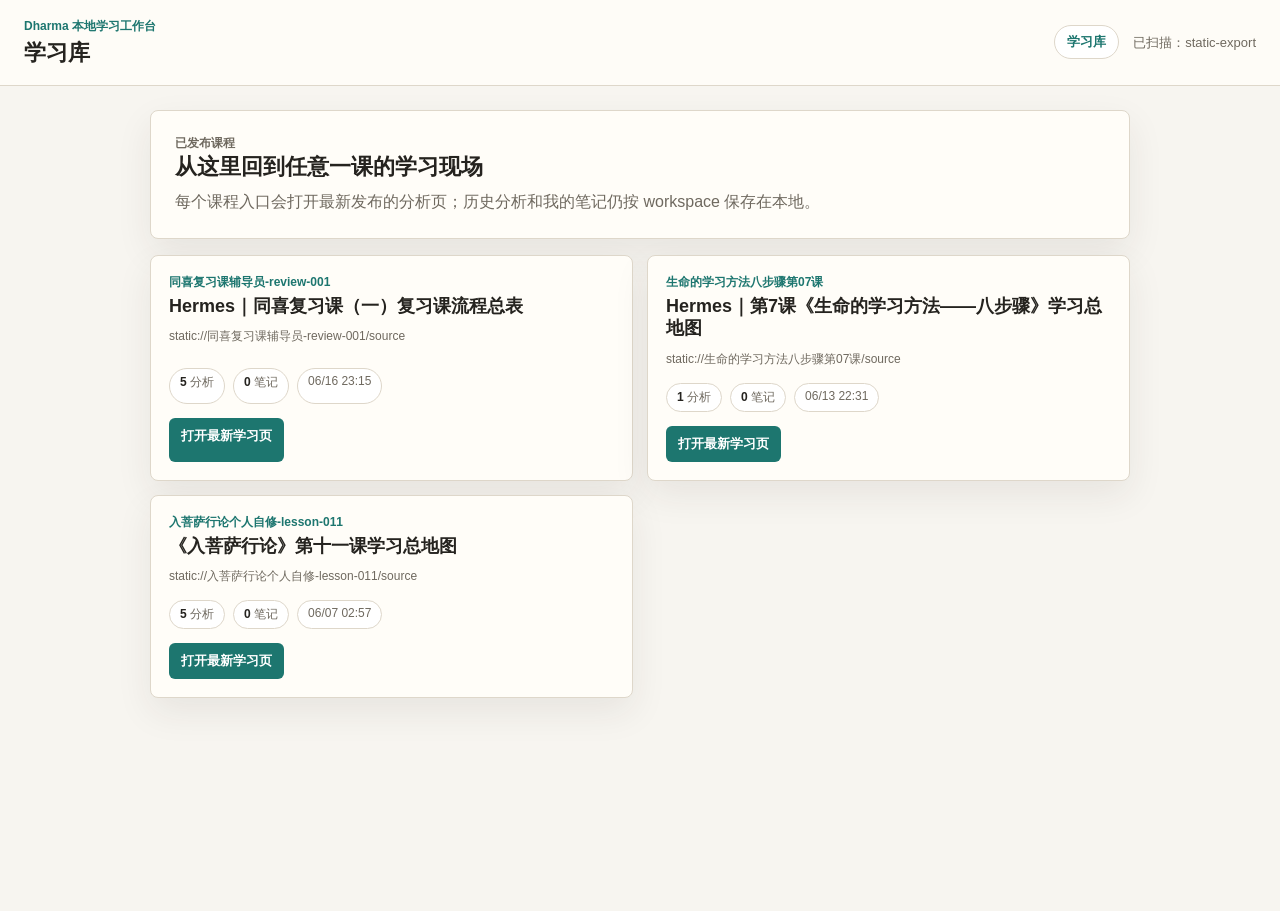
<file: index.html>
<!doctype html>
<html lang="zh-CN">
  <head>
    <meta charset="UTF-8" />
    <meta name="viewport" content="width=device-width, initial-scale=1.0" />
    <title>Dharma Tools Demo</title>
    <link rel="icon" href="data:," />
    <link rel="stylesheet" href="styles.css" />
  </head>
  <body>
    <header class="topbar">
      <div>
        <p class="eyebrow">Dharma 本地学习工作台</p>
        <h1 id="appTitle">Dharma Viewer</h1>
      </div>
      <div class="topbar-actions">
        <a class="topbar-link" href="/library" id="libraryLink">学习库</a>
        <div class="status" id="status">加载学习材料中...</div>
      </div>
    </header>

    <main class="workspace">
      <section class="source-pane" aria-label="原文">
        <div class="pane-header">
          <div>
            <p class="pane-kicker">左侧材料</p>
            <h2>学习文本</h2>
          </div>
          <input id="sourceSearch" type="search" placeholder="搜索原文" />
        </div>
        <div id="sourceTabs" class="pane-tabs" role="tablist" aria-label="左侧材料">
          <a id="sourceTab" class="pane-tab is-active" href="#source-original" data-source-panel="source">原文</a>
          <a id="auxiliaryTab" class="pane-tab" href="#source-auxiliary" data-source-panel="auxiliary">辅助材料</a>
          <a id="mindmapTab" class="pane-tab" href="#source-mindmap" data-source-panel="mindmap" hidden>思维导图</a>
        </div>
        <div id="sourceContent" class="source-content"></div>
        <div id="auxiliaryContent" class="auxiliary-content" hidden></div>
        <div id="mindmapContent" class="mindmap-content" hidden></div>
      </section>

      <section class="analysis-pane" aria-label="分析">
        <div class="pane-header">
          <div>
            <p class="pane-kicker">右侧分析</p>
            <h2>学习材料</h2>
          </div>
          <select id="analysisSelect" aria-label="选择分析文档"></select>
        </div>

        <div class="evidence-panel">
          <div class="evidence-title">可定位原文</div>
          <div id="evidenceList" class="evidence-list"></div>
        </div>

        <article id="analysisContent" class="analysis-content"></article>
      </section>

      <aside class="chat-pane" aria-label="Codex 对话">
        <div class="pane-header chat-header">
          <div>
            <p class="pane-kicker">右侧问答</p>
            <h2 id="chatTitle">Codex Chat</h2>
          </div>
          <div class="chat-controls">
            <select id="chatProviderSelect" class="provider-select" aria-label="选择问答模型">
              <option value="codex">Codex</option>
              <option value="hermes">Hermes</option>
              <option value="claude">Claude Code</option>
              <option value="openclaw">OpenClaw</option>
            </select>
            <div id="chatSessionBadge" class="chat-session">新会话</div>
          </div>
        </div>

        <div class="pane-tabs" role="tablist" aria-label="右侧面板">
          <button id="chatTab" class="pane-tab is-active" type="button">问 Codex</button>
          <button id="notesTab" class="pane-tab" type="button">我的笔记 <span id="noteCount">0</span></button>
        </div>

        <div id="chatMessages" class="chat-messages">
          <div class="chat-empty">划选左侧原文或中间分析后加入提问。</div>
        </div>

        <div id="notesPanel" class="notes-panel" hidden></div>

        <form id="chatForm" class="chat-composer">
          <div id="selectedContexts" class="selected-contexts"></div>
          <textarea id="chatInput" rows="4" placeholder="问 Codex..." aria-label="向 AI 提问"></textarea>
          <div class="composer-actions">
            <button id="clearContexts" class="secondary-button" type="button">清空引用</button>
            <button id="sendChat" class="primary-button" type="submit">发送</button>
          </div>
        </form>
      </aside>
    </main>

    <div id="selectionToolbar" class="selection-toolbar" hidden>
      <button id="addContextFromSelection" type="button">加入提问</button>
      <button id="saveNoteFromSelection" type="button">收藏笔记</button>
      <button id="saveFeedbackFromSelection" type="button" hidden>标注校准</button>
    </div>

    <script>window.DHARMA_STATIC_VIEWER = true;</script>
    <script type="module" src="app.js?v=20260613-mindmap-tabs"></script>
  </body>
</html>
</file>
<file: styles.css>
:root {
  color-scheme: light;
  --bg: #f7f5f0;
  --surface: #fffdf8;
  --surface-strong: #ffffff;
  --ink: #25231f;
  --muted: #6f695f;
  --line: #ded7ca;
  --accent: #1d766f;
  --accent-soft: #dff1ed;
  --gold: #a76f22;
  --warn: #b45309;
  --mark: #fff1a8;
  --shadow: 0 14px 36px rgba(47, 42, 32, 0.08);
  --shadow-tight: 0 8px 24px rgba(47, 42, 32, 0.1);
}

* {
  box-sizing: border-box;
}

[hidden] {
  display: none !important;
}

body {
  margin: 0;
  min-height: 100vh;
  background: var(--bg);
  color: var(--ink);
  font-family: -apple-system, BlinkMacSystemFont, "PingFang SC", "Hiragino Sans GB", "Microsoft YaHei", sans-serif;
}

.topbar {
  display: flex;
  align-items: center;
  justify-content: space-between;
  gap: 24px;
  padding: 18px 24px;
  border-bottom: 1px solid var(--line);
  background: rgba(255, 253, 248, 0.92);
}

.eyebrow,
.pane-kicker {
  margin: 0 0 4px;
  color: var(--accent);
  font-size: 12px;
  font-weight: 700;
}

h1,
h2 {
  margin: 0;
  letter-spacing: 0;
}

h1 {
  font-size: 22px;
  line-height: 1.25;
}

h2 {
  font-size: 16px;
  line-height: 1.25;
}

.status {
  max-width: 46vw;
  color: var(--muted);
  font-size: 13px;
  line-height: 1.5;
  text-align: right;
}

.topbar-actions {
  display: flex;
  align-items: center;
  gap: 14px;
}

.topbar-link {
  flex: 0 0 auto;
  border: 1px solid var(--line);
  border-radius: 999px;
  padding: 7px 12px;
  background: var(--surface-strong);
  color: var(--accent);
  font-size: 13px;
  font-weight: 700;
  text-decoration: none;
}

.workspace {
  display: grid;
  grid-template-columns: minmax(360px, 1.02fr) minmax(420px, 1fr) minmax(310px, 0.52fr);
  gap: 16px;
  height: calc(100vh - 75px);
  padding: 16px;
}

.library-workspace {
  min-height: calc(100vh - 75px);
  padding: 24px;
}

.library-hero,
.library-empty {
  max-width: 980px;
  margin: 0 auto 16px;
  border: 1px solid var(--line);
  border-radius: 8px;
  background: var(--surface);
  box-shadow: var(--shadow);
  padding: 22px 24px;
}

.library-hero h2,
.library-empty h2 {
  margin: 0 0 8px;
  font-size: 22px;
}

.library-hero p,
.library-empty p {
  margin: 0;
  color: var(--muted);
  line-height: 1.7;
}

.library-note-list {
  display: grid;
  gap: 8px;
  margin-top: 14px;
}

.library-note-item {
  display: grid;
  grid-template-columns: minmax(130px, 0.4fr) minmax(0, 1fr) auto;
  gap: 12px;
  align-items: center;
  border: 1px solid var(--line);
  border-radius: 8px;
  background: #fffdf8;
  color: inherit;
  padding: 10px 12px;
  text-decoration: none;
}

.library-note-item:hover {
  border-color: #b9d9d3;
  background: #f5fbf8;
}

.library-note-item span {
  color: var(--accent);
  font-size: 12px;
  font-weight: 900;
}

.library-note-item strong {
  min-width: 0;
  color: #302d27;
  font-size: 13px;
  line-height: 1.45;
}

.library-note-item time {
  color: var(--muted);
  font-size: 12px;
  white-space: nowrap;
}

.library-grid {
  display: grid;
  grid-template-columns: repeat(auto-fill, minmax(320px, 1fr));
  gap: 14px;
  max-width: 980px;
  margin: 0 auto;
}

.library-card {
  display: grid;
  gap: 14px;
  border: 1px solid var(--line);
  border-radius: 8px;
  background: var(--surface);
  box-shadow: var(--shadow);
  padding: 18px;
}

.library-card-main h2 {
  margin: 0 0 10px;
  font-size: 18px;
}

.library-card-main p:last-child {
  margin: 0;
  color: var(--muted);
  font-size: 12px;
  line-height: 1.6;
  overflow-wrap: anywhere;
}

.library-stats {
  display: flex;
  flex-wrap: wrap;
  gap: 8px;
}

.library-stats span {
  border: 1px solid var(--line);
  border-radius: 999px;
  padding: 5px 10px;
  background: #fff;
  color: var(--muted);
  font-size: 12px;
}

.library-stats strong {
  color: var(--ink);
}

.library-open {
  justify-self: start;
  border-radius: 6px;
  padding: 9px 12px;
  background: var(--accent);
  color: #fff;
  font-size: 13px;
  font-weight: 700;
  text-decoration: none;
}

.source-pane,
.analysis-pane,
.chat-pane {
  min-height: 0;
  overflow: hidden;
  border: 1px solid var(--line);
  border-radius: 8px;
  background: var(--surface);
  box-shadow: var(--shadow);
}

.source-pane {
  display: grid;
  grid-template-rows: auto auto minmax(0, 1fr);
}

.pane-header {
  display: flex;
  align-items: center;
  justify-content: space-between;
  gap: 16px;
  padding: 14px 16px;
  border-bottom: 1px solid var(--line);
  background: var(--surface-strong);
}

.chat-header {
  padding-right: 12px;
}

.chat-controls {
  display: flex;
  align-items: center;
  gap: 8px;
}

.provider-select {
  max-width: 150px;
  min-width: 118px;
  border-radius: 999px;
  color: var(--accent);
  font-size: 12px;
  font-weight: 800;
}

input,
select,
textarea {
  min-width: 180px;
  border: 1px solid var(--line);
  border-radius: 6px;
  background: #fff;
  color: var(--ink);
  font: inherit;
  font-size: 13px;
}

input,
select {
  height: 34px;
  padding: 0 10px;
}

textarea {
  width: 100%;
  min-width: 0;
  resize: none;
  line-height: 1.6;
  padding: 10px 12px;
}

.source-content,
.auxiliary-content,
.mindmap-content,
.analysis-content {
  overflow: auto;
  padding: 18px;
}

.analysis-pane {
  display: grid;
  grid-template-rows: auto auto minmax(0, 1fr);
}

.chat-pane {
  display: grid;
  grid-template-rows: auto auto minmax(0, 1fr) auto;
}

.analysis-content {
  height: auto;
}

.auxiliary-content {
  display: grid;
  align-content: start;
  gap: 16px;
}

.mindmap-content {
  display: grid;
  align-content: start;
  gap: 16px;
}

.auxiliary-card {
  border: 1px solid var(--line);
  border-radius: 8px;
  background: #fff;
  padding: 18px;
}

.auxiliary-heading {
  margin-bottom: 16px;
  padding-bottom: 12px;
  border-bottom: 1px solid var(--line);
}

.auxiliary-heading h3 {
  margin: 0;
  color: #1f5752;
  font-size: 16px;
  line-height: 1.4;
}

.auxiliary-heading p {
  margin: 6px 0 0;
  color: #6d6257;
  font-size: 12px;
  line-height: 1.6;
}

.auxiliary-text {
  color: #2d2a24;
  font-size: 14px;
  line-height: 1.75;
}

.auxiliary-block {
  display: grid;
  grid-template-columns: 66px minmax(0, 1fr);
  gap: 12px;
  padding: 12px 0;
  border-bottom: 1px solid var(--line);
}

.auxiliary-block:last-child {
  border-bottom: 0;
  padding-bottom: 0;
}

.auxiliary-block-title {
  color: #1f5752;
  font-size: 12px;
  font-weight: 700;
  letter-spacing: 0;
}

.auxiliary-block-items {
  display: grid;
  gap: 9px;
  min-width: 0;
}

.auxiliary-item {
  min-width: 0;
  color: #332f29;
  overflow-wrap: anywhere;
}

.auxiliary-item.has-number {
  display: grid;
  grid-template-columns: 22px minmax(0, 1fr);
  gap: 7px;
}

.auxiliary-item-number {
  display: inline-grid;
  width: 20px;
  height: 20px;
  place-items: center;
  border: 1px solid #b9d7d3;
  border-radius: 999px;
  color: #1f5752;
  font-size: 11px;
  font-weight: 700;
  line-height: 1;
}

.auxiliary-item a {
  color: #1f6b66;
  text-decoration: underline;
  text-underline-offset: 3px;
}

.auxiliary-text p {
  margin: 0 0 10px;
  white-space: pre-wrap;
}

.auxiliary-text p:last-child {
  margin-bottom: 0;
}

.auxiliary-empty {
  margin: auto;
  max-width: 240px;
  color: var(--muted);
  font-size: 13px;
  line-height: 1.7;
  text-align: center;
}

.mindmap-card {
  border: 1px solid var(--line);
  border-radius: 8px;
  background: #fff;
  padding: 18px;
}

.mindmap-tree {
  display: grid;
  gap: 10px;
  color: #2d2a24;
  font-size: 14px;
  line-height: 1.65;
}

.mindmap-node {
  position: relative;
  display: grid;
  gap: 8px;
}

.mindmap-node-content {
  display: block;
  min-width: 0;
  border: 1px solid #d9e7e3;
  border-left: 4px solid #86c7bd;
  border-radius: 8px;
  background: #f8fcfa;
  padding: 9px 11px;
  overflow-wrap: anywhere;
}

.mindmap-node-root > .mindmap-node-content {
  border-left-color: var(--accent);
  background: #eef8f5;
  color: #174f49;
  font-weight: 800;
}

.mindmap-node-branch > .mindmap-node-content {
  border-left-color: #d6a44c;
  background: #fffaf0;
}

.mindmap-node-leaf > .mindmap-node-content {
  border-left-color: #9bcfc7;
  background: #ffffff;
}

.mindmap-node-content strong {
  display: inline;
  margin-right: 4px;
  color: #1f5752;
}

.mindmap-children {
  display: grid;
  gap: 8px;
  margin-left: 16px;
  padding-left: 14px;
  border-left: 1px dashed #bdd8d3;
}

.source-section {
  margin: 0 0 24px;
  padding: 0 22px 8px;
  border-bottom: 1px solid var(--line);
  background: #fff;
}

.section-title {
  position: sticky;
  top: -18px;
  z-index: 1;
  margin: 0 -22px 18px;
  padding: 12px 22px;
  border-bottom: 1px solid var(--line);
  background: rgba(251, 250, 246, 0.96);
  color: var(--accent);
  font-size: 15px;
  font-weight: 800;
}

.paragraph {
  margin: 0 0 18px;
  padding: 2px 0 2px 14px;
  border-left: 3px solid transparent;
  border-radius: 6px;
  color: #2d2a24;
  font-size: 16px;
  line-height: 2;
  text-align: justify;
  white-space: pre-wrap;
}

.paragraph.source-numbered-heading {
  margin: 18px 0 12px;
  padding: 10px 14px;
  border-left-color: var(--accent);
  background: #f2f8f5;
  color: #1f5752;
  font-size: 17px;
  font-weight: 800;
  line-height: 1.5;
  text-align: left;
  white-space: normal;
}

.source-numbered-heading-label {
  display: block;
  font-weight: 800;
}

.paragraph.source-verse {
  display: block;
  margin: 0 0 8px 10px;
  padding: 8px 12px;
  border-left-color: #d6a44c;
  background: #fffaf0;
  font-size: 17px;
  line-height: 1.7;
  text-align: left;
  white-space: normal;
}

.paragraph.source-verse .source-text {
  display: grid;
  grid-template-columns: 42px minmax(0, 1fr);
  gap: 10px;
  width: 100%;
}

.source-verse-number {
  color: #9a6a16;
  font-weight: 800;
  text-align: right;
}

.source-verse-body {
  min-width: 0;
}

.paragraph.source-verse + .paragraph:not(.source-verse) {
  margin-top: 18px;
}

.source-subheading {
  display: block;
  margin: 0 0 4px;
  color: #1e5753;
  font-weight: 800;
}

.paragraph.is-highlighted {
  border-left-color: var(--gold);
  background: transparent;
}

.paragraph.is-search-hit {
  outline: 2px solid var(--accent);
  background: var(--accent-soft);
}

.evidence-panel {
  padding: 12px 16px;
  border-bottom: 1px solid var(--line);
  background: #faf8f2;
}

.evidence-title {
  margin-bottom: 8px;
  color: var(--muted);
  font-size: 12px;
  font-weight: 800;
}

.evidence-list {
  display: flex;
  flex-wrap: wrap;
  gap: 8px;
  max-height: 104px;
  overflow: auto;
}

.evidence-button {
  border: 1px solid #b9d9d3;
  border-radius: 999px;
  background: #edf8f5;
  color: #155e58;
  cursor: pointer;
  font-size: 12px;
  line-height: 1.2;
  padding: 7px 10px;
}

.evidence-button:hover {
  border-color: var(--accent);
  background: var(--accent-soft);
}

.evidence-button.unmatched {
  border-color: #f0c48f;
  background: #fff7ed;
  color: var(--warn);
  cursor: default;
}

.analysis-content {
  font-size: 15px;
  line-height: 1.8;
}

.analysis-content.study-map-v2 {
  padding: 14px;
  background: #f3f0e8;
  line-height: 1.72;
}

.analysis-content h1 {
  margin: 0 0 18px;
  font-size: 22px;
}

.analysis-content h2 {
  margin: 22px 0 10px;
  color: var(--accent);
  font-size: 18px;
}

.analysis-content h3 {
  margin: 20px 0 8px;
  color: #493f32;
  font-size: 16px;
}

.analysis-content p {
  margin: 0 0 10px;
}

.visual-block {
  margin: 0 0 24px;
  padding: 18px;
  border: 1px solid var(--line);
  border-radius: 8px;
  background: #fff;
}

.visual-heading {
  text-align: center;
  margin-bottom: 14px;
}

.visual-heading h2 {
  margin: 0;
  color: #34312d;
  font-size: 18px;
}

.visual-heading p {
  margin: 4px 0 0;
  color: var(--muted);
  font-size: 13px;
}

.diagram-canvas {
  position: relative;
  display: grid;
  gap: 12px;
  padding: 8px 2px;
}

.diagram-row,
.diagram-branch {
  display: flex;
  justify-content: center;
  gap: 18px;
}

.diagram-row.single .visual-card,
.diagram-row.final .visual-card {
  max-width: 520px;
}

.diagram-split {
  position: relative;
  display: grid;
  grid-template-columns: 1fr 32px 1fr;
  align-items: center;
  gap: 16px;
}

.diagram-line {
  align-self: stretch;
  justify-self: center;
  width: 1px;
  min-height: 180px;
  border-left: 1px dashed #cfc8bc;
}

.diagram-axis {
  text-align: center;
  color: #5b554c;
  font-size: 13px;
  font-style: italic;
}

.diagram-stack {
  display: grid;
  gap: 12px;
}

.visual-card,
.ladder-step,
.comparison-cell {
  width: 100%;
  border: 1px solid var(--line);
  border-radius: 8px;
  background: #f7f4ef;
  color: var(--ink);
  font: inherit;
}

button.visual-card,
button.ladder-step,
button.comparison-cell {
  cursor: pointer;
  text-align: center;
}

button.visual-card:hover,
button.ladder-step:hover,
button.comparison-cell:hover {
  transform: translateY(-1px);
  box-shadow: 0 8px 18px rgba(47, 42, 32, 0.08);
}

.visual-card {
  min-height: 74px;
  padding: 14px 16px;
  text-align: center;
}

.visual-card strong,
.ladder-step strong {
  display: block;
  font-size: 16px;
  line-height: 1.25;
}

.visual-card span,
.ladder-step span:not(.step-number) {
  display: block;
  margin-top: 6px;
  font-size: 13px;
  line-height: 1.35;
}

.tone-teal {
  border-color: #78b9ad;
  background: #e2f3ee;
  color: #0b6b5f;
}

.tone-purple {
  border-color: #9f95e8;
  background: #eeeeff;
  color: #4b43a3;
}

.tone-gold {
  border-color: #d8a256;
  background: #fff1d8;
  color: #8a5308;
}

.tone-red {
  border-color: #dd9b8f;
  background: #fff0ec;
  color: #963b29;
}

.tone-blue {
  border-color: #8ab6e5;
  background: #e8f3ff;
  color: #235f9f;
}

.tone-neutral {
  border-color: #cfc8bc;
  background: #f6f3ee;
  color: #4b4740;
}

.ladder-steps {
  display: grid;
  justify-items: center;
  gap: 12px;
}

.ladder-step {
  position: relative;
  max-width: 520px;
  padding: 14px 18px 14px 52px;
  text-align: left;
}

.ladder-step + .ladder-step::before {
  content: "";
  position: absolute;
  top: -13px;
  left: 50%;
  height: 12px;
  border-left: 1px dashed #cfc8bc;
}

.step-number {
  position: absolute;
  left: 16px;
  top: 16px;
  display: grid;
  place-items: center;
  width: 24px;
  height: 24px;
  border-radius: 999px;
  background: rgba(255, 255, 255, 0.72);
  font-size: 12px;
  font-weight: 800;
}

.comparison-table {
  display: grid;
  overflow: auto;
  border: 1px solid var(--line);
  border-radius: 8px;
}

.comparison-row {
  display: grid;
  min-width: 620px;
}

.comparison-row + .comparison-row {
  border-top: 1px solid var(--line);
}

.comparison-row > * {
  padding: 12px;
  border: 0;
  border-left: 1px solid var(--line);
  border-radius: 0;
  min-height: 56px;
}

.comparison-row > *:first-child {
  border-left: 0;
}

.comparison-row.header {
  background: #fbfaf6;
  color: #5b554c;
  font-weight: 800;
  text-align: center;
}

.row-label {
  display: flex;
  align-items: center;
  color: #6a6258;
  font-size: 13px;
  font-weight: 800;
}

.analysis-content ul,
.analysis-content ol {
  margin: 0 0 14px;
  padding-left: 22px;
}

.analysis-content li {
  margin: 5px 0;
}

.analysis-content blockquote {
  margin: 12px 0;
  padding: 10px 12px;
  border-left: 3px solid var(--accent);
  background: var(--accent-soft);
}

.study-map-v2 .study-map-cover {
  margin: 0 0 12px;
  border: 1px solid #d7cfc1;
  border-radius: 8px;
  background: #fffdf8;
  box-shadow: 0 8px 20px rgba(47, 42, 32, 0.06);
  padding: 16px 18px;
}

.study-map-v2 .study-map-cover h1 {
  margin: 0;
  color: #24221d;
  font-size: 20px;
  line-height: 1.35;
}

.study-map-v2 > blockquote {
  margin: 0 0 14px;
  border: 1px solid #b9d7d3;
  border-left: 4px solid var(--accent);
  border-radius: 8px;
  background: #eef8f5;
  color: #215f58;
  font-size: 13px;
  line-height: 1.65;
}

.analysis-section {
  margin: 0 0 14px;
  overflow: hidden;
  border: 1px solid #d7cfc1;
  border-radius: 8px;
  background: #fff;
  box-shadow: 0 8px 20px rgba(47, 42, 32, 0.05);
}

.analysis-section h2 {
  display: grid;
  grid-template-columns: auto minmax(0, 1fr);
  align-items: center;
  gap: 10px;
  margin: 0;
  padding: 12px 16px;
  border-bottom: 1px solid #e3dbcf;
  background: #fbfaf6;
  color: #214f4b;
  font-size: 16px;
  line-height: 1.35;
}

.section-index {
  display: inline-grid;
  width: 28px;
  height: 28px;
  place-items: center;
  border-radius: 999px;
  background: var(--accent);
  color: #fff;
  font-size: 13px;
  font-weight: 800;
}

.analysis-section h3 {
  display: inline-block;
  margin: 16px 16px 8px;
  border: 1px solid #c7ddd8;
  border-radius: 999px;
  background: #eef8f5;
  color: #1f5752;
  font-size: 13px;
  line-height: 1.2;
  padding: 6px 10px;
}

.analysis-section p,
.analysis-section blockquote {
  margin-right: 16px;
  margin-left: 16px;
}

.analysis-section p {
  color: #332f29;
  font-size: 14px;
  line-height: 1.75;
}

.analysis-section ul,
.analysis-section ol {
  margin: 8px 16px 14px;
  border-left: 3px solid #d8a256;
  border-radius: 6px;
  background: #fffaf1;
  padding: 10px 14px 10px 30px;
}

.analysis-section li {
  margin: 6px 0;
  color: #38332b;
  line-height: 1.65;
}

.analysis-section blockquote {
  border-left-color: #d8a256;
  background: #fff7e6;
  color: #5a4324;
}

.chat-session {
  flex: 0 0 auto;
  max-width: 112px;
  overflow: hidden;
  border: 1px solid #d7cdbc;
  border-radius: 999px;
  background: #fbfaf6;
  color: var(--muted);
  font-size: 11px;
  font-weight: 700;
  padding: 5px 8px;
  text-overflow: ellipsis;
  white-space: nowrap;
}

.chat-controls {
  display: grid;
  justify-items: end;
  gap: 6px;
  min-width: 0;
}

.provider-select {
  width: 128px;
  min-width: 0;
  height: 30px;
  border-radius: 999px;
  color: #2f5f5a;
  font-size: 12px;
  font-weight: 800;
}

.pane-tabs {
  display: grid;
  grid-template-columns: repeat(auto-fit, minmax(92px, 1fr));
  gap: 6px;
  padding: 10px 12px;
  border-bottom: 1px solid var(--line);
  background: #fbfaf6;
}

.pane-tab {
  display: inline-grid;
  place-items: center;
  min-height: 32px;
  border: 1px solid transparent;
  border-radius: 6px;
  background: transparent;
  color: var(--muted);
  cursor: pointer;
  font: inherit;
  font-size: 13px;
  font-weight: 800;
  text-decoration: none;
}

.pane-tab.is-active {
  border-color: #b9d9d3;
  background: #edf8f5;
  color: var(--accent);
}

.pane-tab span {
  display: inline-grid;
  place-items: center;
  min-width: 20px;
  height: 20px;
  margin-left: 4px;
  border-radius: 999px;
  background: rgba(29, 118, 111, 0.1);
  font-size: 11px;
}

.chat-messages {
  display: flex;
  flex-direction: column;
  gap: 12px;
  overflow: auto;
  padding: 16px;
  background: linear-gradient(180deg, #fffdf8 0%, #f9f6ee 100%);
}

.notes-panel {
  overflow: auto;
  padding: 14px;
  background: linear-gradient(180deg, #fffdf8 0%, #f9f6ee 100%);
}

.note-composer {
  display: grid;
  gap: 10px;
  margin-bottom: 12px;
  border: 1px solid #cdded9;
  border-radius: 8px;
  background: #f5fbf8;
  padding: 12px;
}

.note-draft {
  border-left: 3px solid var(--accent);
  background: rgba(255, 255, 255, 0.7);
  border-radius: 6px;
  padding: 8px 10px;
}

.note-draft span {
  display: inline-block;
  margin-bottom: 4px;
  color: var(--accent);
  font-size: 11px;
  font-weight: 800;
}

.note-draft p {
  margin: 0;
  color: #4f4940;
  font-size: 12px;
  line-height: 1.55;
}

.feedback-label-grid,
.feedback-chip-list {
  display: flex;
  flex-wrap: wrap;
  gap: 7px;
}

.feedback-label-grid {
  padding: 2px 0;
}

.feedback-chip {
  border: 1px solid #bdd8d2;
  border-radius: 999px;
  background: #fff;
  color: #1f5752;
  font: inherit;
  font-size: 12px;
  font-weight: 800;
  line-height: 1.2;
  padding: 6px 9px;
}

button.feedback-chip {
  cursor: pointer;
}

.feedback-chip.is-selected,
button.feedback-chip:hover {
  border-color: var(--accent);
  background: var(--accent-soft);
}

.feedback-chip-list {
  margin-top: 9px;
}

.note-composer textarea {
  min-height: 92px;
  border-color: #cdded9;
  background: #fff;
}

.note-composer-actions {
  display: flex;
  align-items: center;
  justify-content: space-between;
  gap: 10px;
}

.notes-empty {
  margin: 18vh auto 0;
  max-width: 230px;
  color: var(--muted);
  font-size: 13px;
  line-height: 1.7;
  text-align: center;
}

.note-card {
  border: 1px solid var(--line);
  border-radius: 8px;
  background: #fff;
  padding: 12px;
  box-shadow: 0 8px 18px rgba(47, 42, 32, 0.05);
}

.note-card + .note-card {
  margin-top: 10px;
}

.note-meta {
  display: flex;
  align-items: center;
  justify-content: space-between;
  gap: 10px;
  margin-bottom: 8px;
  color: var(--muted);
  font-size: 12px;
  font-weight: 800;
}

.note-meta span {
  color: var(--accent);
}

.note-text {
  margin: 0;
  color: #302d27;
  font-size: 14px;
  line-height: 1.75;
  white-space: pre-wrap;
}

.note-comment {
  margin-top: 10px;
  border-left: 3px solid #d8a256;
  border-radius: 6px;
  background: #fff7ed;
  padding: 8px 10px;
}

.note-comment strong {
  display: block;
  margin-bottom: 4px;
  color: #8a5308;
  font-size: 12px;
}

.note-comment p {
  margin: 0;
  color: #4b3f31;
  font-size: 13px;
  line-height: 1.65;
  white-space: pre-wrap;
}

.note-comment-editor {
  display: grid;
  gap: 8px;
  margin-top: 10px;
  border: 1px solid #ead6b8;
  border-radius: 8px;
  background: #fffaf2;
  padding: 10px;
}

.note-comment-editor textarea {
  min-width: 0;
  width: 100%;
  min-height: 86px;
  border-color: #ead6b8;
  background: #fff;
}

.note-origin {
  margin-top: 8px;
  color: var(--muted);
  font-size: 12px;
  line-height: 1.45;
}

.note-insights {
  display: grid;
  gap: 8px;
  margin-top: 10px;
  border: 1px solid #d9e5e0;
  border-radius: 8px;
  background: #f7fbf8;
  padding: 9px;
}

.note-insights > strong,
.related-notes h3 {
  color: #1f5752;
  font-size: 12px;
  font-weight: 900;
}

.note-insight {
  display: grid;
  grid-template-columns: minmax(0, 1fr) auto;
  gap: 10px;
  align-items: start;
  border-left: 3px solid #b98d4c;
  border-radius: 6px;
  background: #fff;
  padding: 8px 9px;
}

.note-insight-white {
  border-left-color: var(--accent);
}

.note-insight span {
  color: var(--muted);
  font-size: 11px;
  font-weight: 900;
}

.note-insight p {
  margin: 3px 0 2px;
  color: #302d27;
  font-size: 13px;
  font-weight: 800;
  line-height: 1.45;
}

.note-insight small {
  color: #625a50;
  font-size: 12px;
  line-height: 1.45;
}

.note-insight-actions {
  display: flex;
  flex-wrap: wrap;
  gap: 6px;
  justify-content: flex-end;
}

.note-insight-actions button,
.note-link {
  border: 1px solid var(--line);
  border-radius: 6px;
  background: #fbfaf6;
  color: #6a6258;
  cursor: pointer;
  font: inherit;
  font-size: 12px;
  font-weight: 800;
  padding: 6px 9px;
  text-decoration: none;
}

.note-insight-actions button:hover,
.note-link:hover {
  border-color: #b9d9d3;
  background: #edf8f5;
  color: var(--accent);
}

.insight-status {
  border-radius: 999px;
  background: rgba(29, 118, 111, 0.1);
  color: var(--accent);
  padding: 5px 8px;
}

.note-actions {
  display: flex;
  flex-wrap: wrap;
  gap: 8px;
  margin-top: 10px;
}

.note-actions button,
.message-save {
  border: 1px solid var(--line);
  border-radius: 6px;
  background: #fbfaf6;
  color: #6a6258;
  cursor: pointer;
  font: inherit;
  font-size: 12px;
  font-weight: 800;
  padding: 6px 9px;
}

.note-actions button:hover,
.message-save:hover {
  border-color: #b9d9d3;
  background: #edf8f5;
  color: var(--accent);
}

.related-notes {
  display: grid;
  gap: 10px;
  margin-top: 16px;
  border-top: 1px solid var(--line);
  padding-top: 12px;
}

.related-note-card {
  border: 1px solid #d8d0c3;
  border-radius: 8px;
  background: #fffdf8;
  padding: 11px;
}

.related-note-card p {
  margin: 0;
  color: #302d27;
  font-size: 13px;
  line-height: 1.65;
}

.related-reason {
  margin-top: 8px;
  border-radius: 6px;
  background: #f2eee5;
  color: #625a50;
  font-size: 12px;
  line-height: 1.45;
  padding: 6px 8px;
}

.chat-empty {
  margin: auto;
  max-width: 220px;
  color: var(--muted);
  font-size: 13px;
  line-height: 1.7;
  text-align: center;
}

.chat-message {
  max-width: 100%;
  border: 1px solid var(--line);
  border-radius: 8px;
  background: #fff;
  padding: 11px 12px;
  box-shadow: 0 8px 18px rgba(47, 42, 32, 0.05);
}

.chat-message.user {
  border-color: #a8d3cb;
  background: #edf8f5;
}

.chat-message.assistant {
  border-color: #d8d0c3;
  background: #fffdf8;
}

.chat-message.assistant:has(.typing-indicator) {
  border-color: #a8d3cb;
  background: #f4fbf8;
}

.chat-message.system {
  border-color: #e7c28f;
  background: #fff7ed;
}

.message-role {
  margin-bottom: 6px;
  color: var(--accent);
  font-size: 12px;
  font-weight: 800;
}

.chat-message.system .message-role {
  color: var(--warn);
}

.message-text {
  color: #302d27;
  font-size: 14px;
  line-height: 1.75;
}

.message-text p {
  margin: 0 0 8px;
}

.message-text p:last-child {
  margin-bottom: 0;
}

.message-text h1,
.message-text h2,
.message-text h3 {
  margin: 12px 0 6px;
  color: #1f5752;
  font-size: 15px;
  line-height: 1.45;
}

.message-text h1:first-child,
.message-text h2:first-child,
.message-text h3:first-child {
  margin-top: 0;
}

.message-text ul,
.message-text ol {
  margin: 0 0 8px;
  padding-left: 20px;
}

.message-text li {
  margin: 0 0 4px;
}

.message-save {
  margin-top: 9px;
}

.typing-indicator {
  display: flex;
  align-items: center;
  gap: 6px;
  color: var(--muted);
  font-size: 13px;
  line-height: 1.5;
}

.typing-indicator span {
  width: 6px;
  height: 6px;
  border-radius: 999px;
  background: var(--accent);
  opacity: 0.35;
  animation: thinking-pulse 1.2s infinite ease-in-out;
}

.typing-indicator span:nth-child(2) {
  animation-delay: 0.15s;
}

.typing-indicator span:nth-child(3) {
  animation-delay: 0.3s;
}

.typing-indicator em {
  margin-left: 2px;
  font-style: normal;
}

@keyframes thinking-pulse {
  0%,
  80%,
  100% {
    transform: translateY(0);
    opacity: 0.32;
  }

  40% {
    transform: translateY(-3px);
    opacity: 1;
  }
}

.message-contexts {
  display: grid;
  gap: 5px;
  margin-bottom: 8px;
}

.message-contexts span {
  border-left: 2px solid #b9d9d3;
  color: #625b51;
  font-size: 12px;
  line-height: 1.45;
  padding-left: 7px;
}

.chat-composer {
  display: grid;
  gap: 10px;
  padding: 12px;
  border-top: 1px solid var(--line);
  background: var(--surface-strong);
}

.selected-contexts {
  display: grid;
  gap: 8px;
  max-height: 132px;
  overflow: auto;
}

.context-chip {
  position: relative;
  border: 1px solid #d8d0c3;
  border-radius: 8px;
  background: #fbfaf6;
  padding: 9px 30px 9px 10px;
}

.context-chip span {
  display: inline-block;
  margin-bottom: 3px;
  color: var(--accent);
  font-size: 11px;
  font-weight: 800;
}

.context-chip p {
  margin: 0;
  color: #5b554c;
  font-size: 12px;
  line-height: 1.45;
}

.context-chip button {
  position: absolute;
  top: 7px;
  right: 7px;
  display: grid;
  place-items: center;
  width: 20px;
  height: 20px;
  border: 0;
  border-radius: 999px;
  background: transparent;
  color: #8a8174;
  cursor: pointer;
  font-size: 16px;
  line-height: 1;
}

.context-chip button:hover {
  background: #eee8dd;
  color: #493f32;
}

.composer-actions {
  display: flex;
  align-items: center;
  justify-content: space-between;
  gap: 10px;
}

.primary-button,
.secondary-button,
.selection-toolbar {
  border-radius: 6px;
  cursor: pointer;
  font: inherit;
  font-size: 13px;
  font-weight: 800;
}

.primary-button {
  min-width: 76px;
  border: 1px solid #176a63;
  background: var(--accent);
  color: #fff;
  padding: 8px 14px;
}

.primary-button:hover:not(:disabled) {
  background: #155f59;
}

.secondary-button {
  border: 1px solid var(--line);
  background: #fbfaf6;
  color: #6a6258;
  padding: 8px 12px;
}

.secondary-button:disabled,
.primary-button:disabled {
  cursor: not-allowed;
  opacity: 0.55;
}

.selection-toolbar {
  position: fixed;
  z-index: 10;
  border: 1px solid #176a63;
  background: var(--accent);
  color: #fff;
  box-shadow: var(--shadow-tight);
  display: flex;
  gap: 6px;
  padding: 5px;
}

.selection-toolbar button {
  border: 0;
  border-radius: 5px;
  background: transparent;
  color: #fff;
  cursor: pointer;
  font: inherit;
  font-size: 13px;
  font-weight: 800;
  padding: 6px 8px;
}

.selection-toolbar button:hover {
  background: rgba(255, 255, 255, 0.16);
}

mark {
  border-radius: 4px;
  background: var(--mark);
  box-shadow: 0 0 0 2px var(--mark);
  padding: 0 2px;
}

@media (max-width: 900px) {
  .topbar {
    align-items: flex-start;
    flex-direction: column;
  }

  .status {
    max-width: none;
    text-align: left;
  }

  .workspace {
    grid-template-columns: 1fr;
    height: auto;
  }

  .source-pane,
  .analysis-pane,
  .chat-pane {
    min-height: 70vh;
  }

  .auxiliary-block {
    grid-template-columns: 1fr;
    gap: 8px;
  }

  .diagram-split {
    grid-template-columns: 1fr;
  }

  .diagram-line {
    display: none;
  }

  .diagram-branch {
    flex-direction: column;
  }
}
</file>
